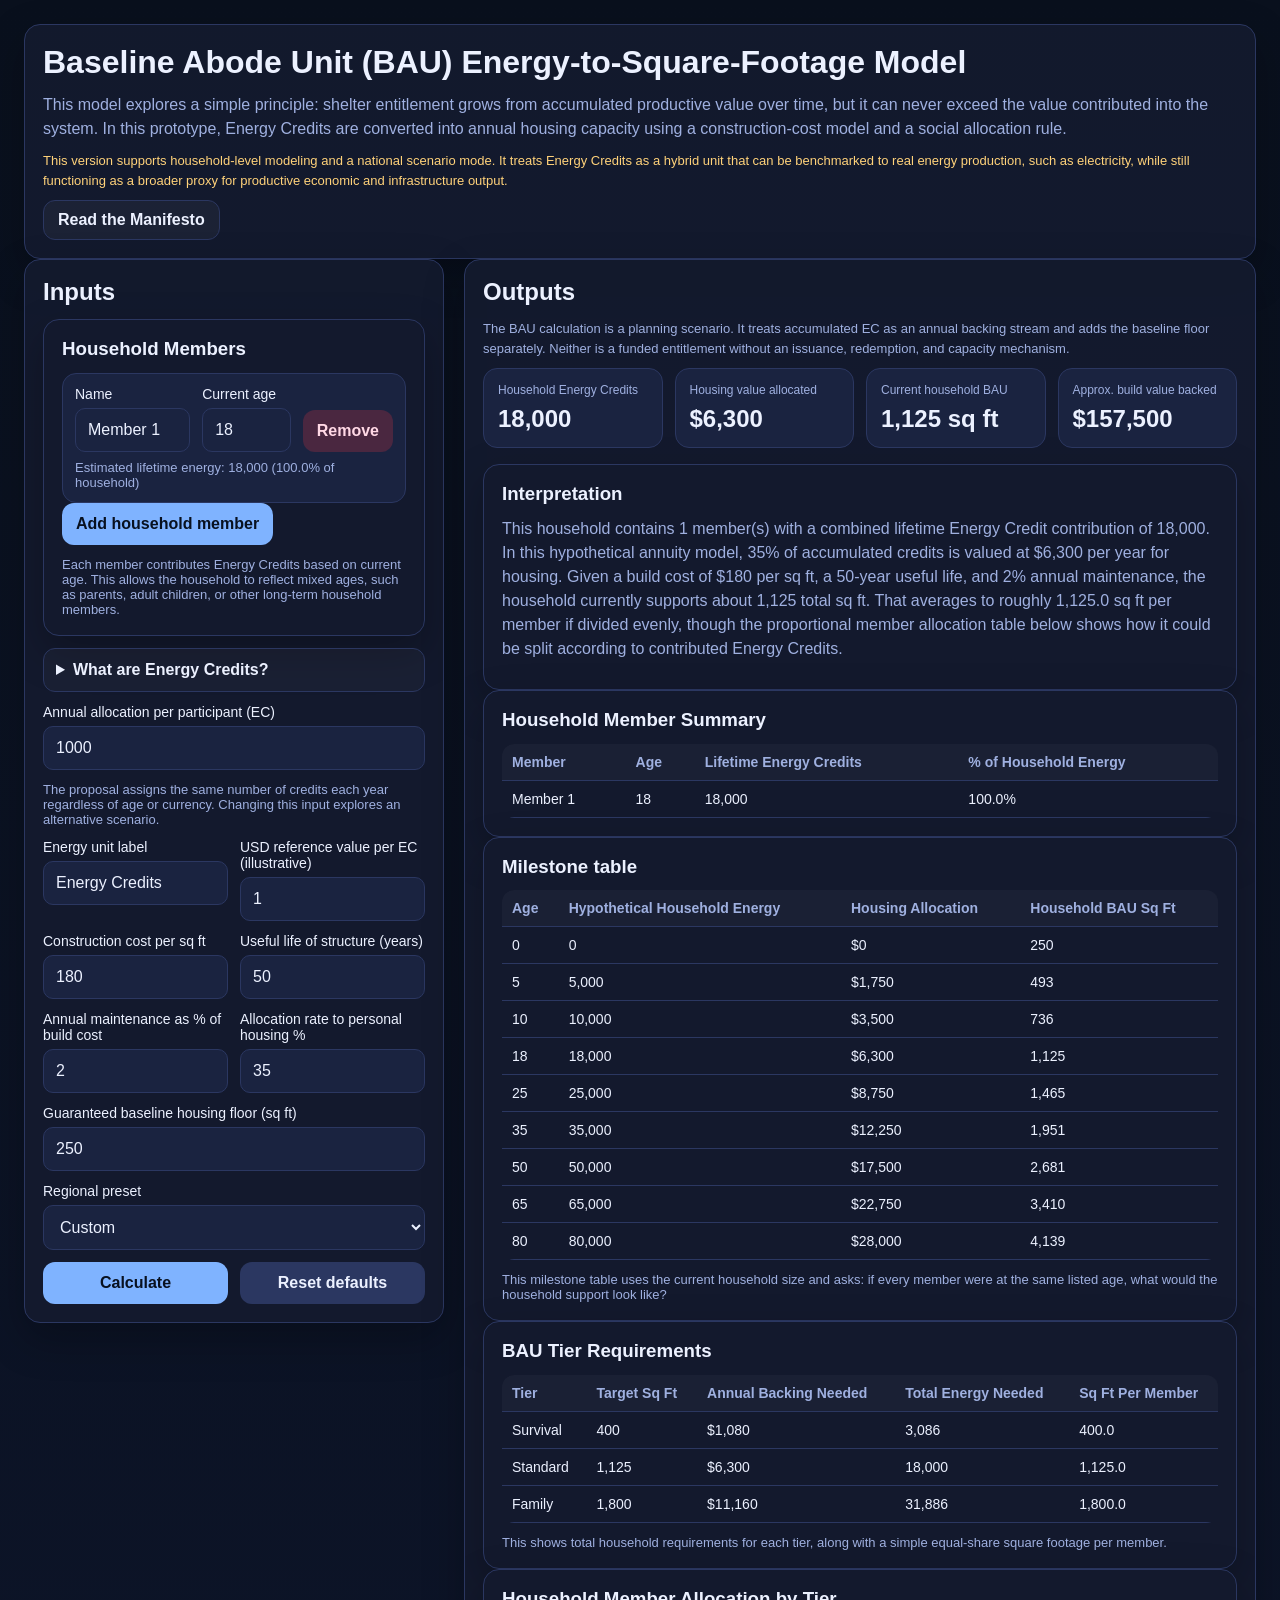
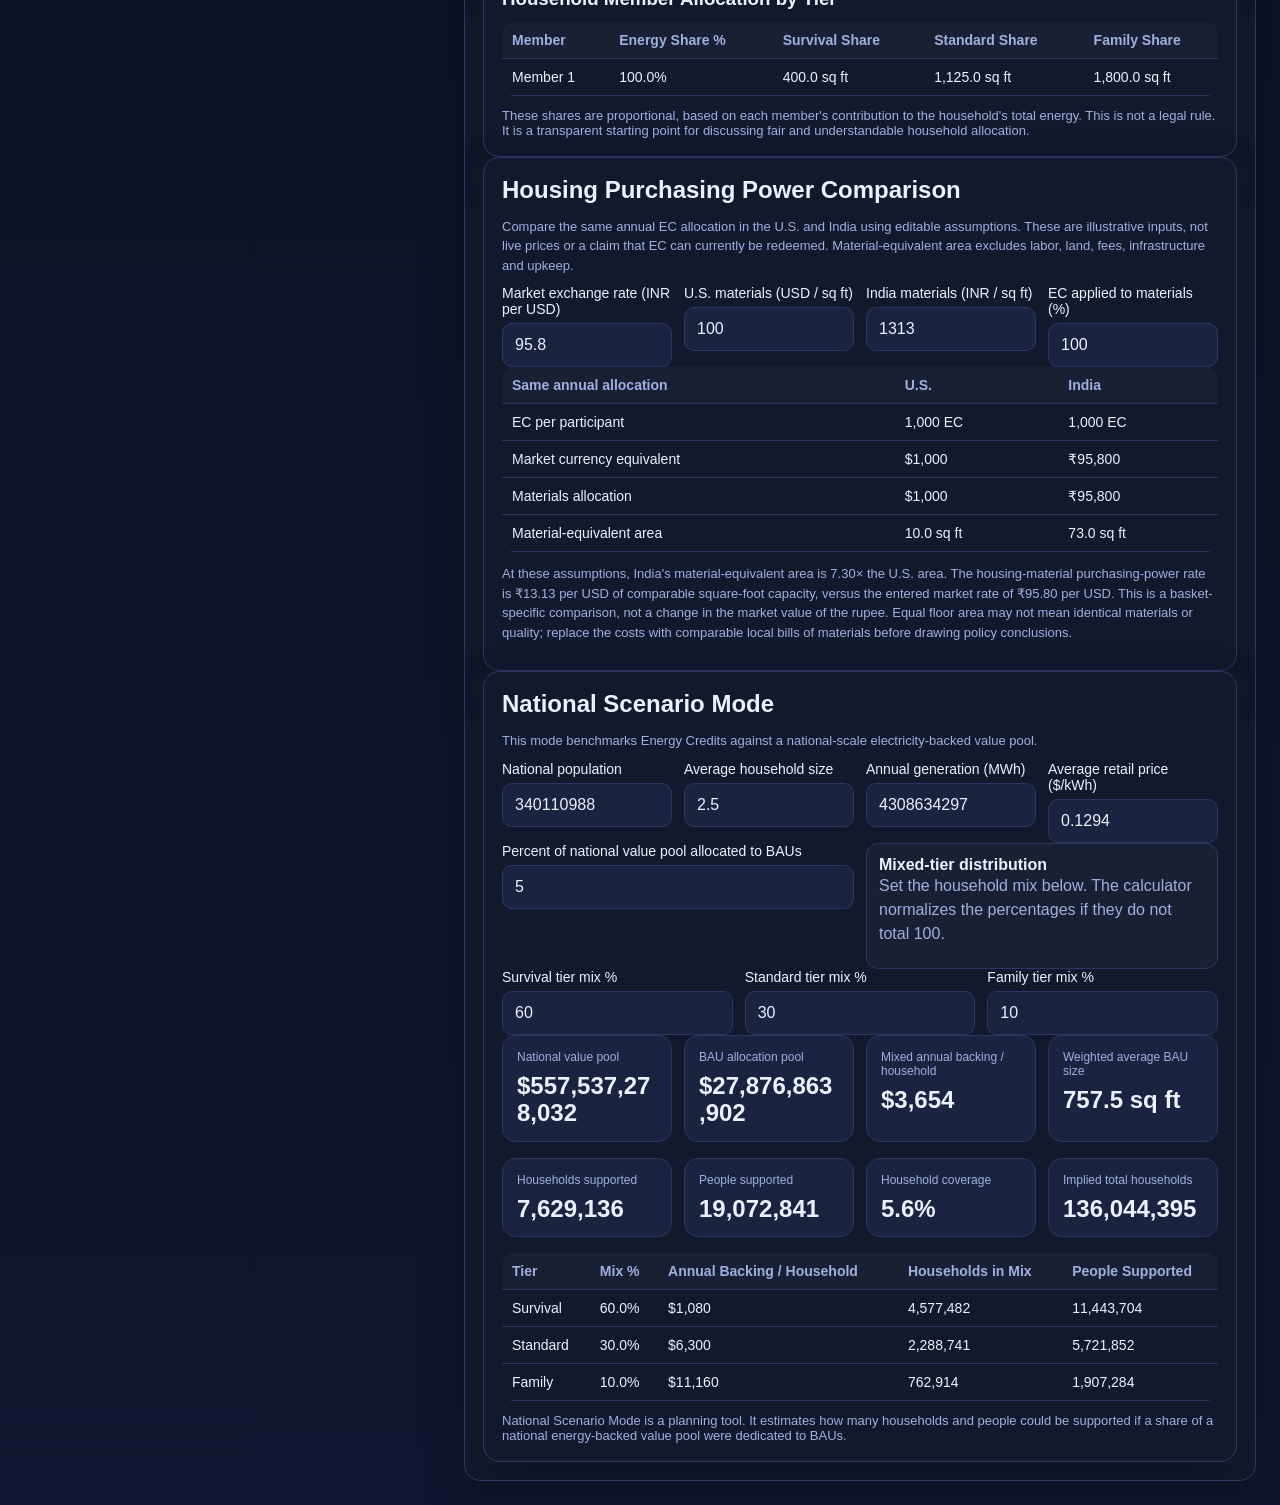
<file: index.html>
<!DOCTYPE html>
<html lang="en">
<head>
  <meta charset="UTF-8" />
  <meta name="viewport" content="width=device-width, initial-scale=1.0" />
  <title>BAU Energy to Square Footage Calculator</title>
  <link rel="stylesheet" href="styles-index.css" />
  <link rel="manifest" href="manifest.webmanifest" />
  <link rel="icon" href="icons/favicon.ico" sizes="any" />
  <link rel="apple-touch-icon" href="icons/apple-touch-icon.png" />
</head>
<body>
  <div class="wrap">
    <div class="panel">
      <h1>Baseline Abode Unit (BAU) Energy-to-Square-Footage Model</h1>
      <p>
        This model explores a simple principle: shelter entitlement grows from accumulated productive value over time,
        but it can never exceed the value contributed into the system. In this prototype, Energy Credits are converted
        into annual housing capacity using a construction-cost model and a social allocation rule.
      </p>
      <p class="note">
        This version supports household-level modeling and a national scenario mode. It treats Energy Credits as a
        hybrid unit that can be benchmarked to real energy production, such as electricity, while still functioning
        as a broader proxy for productive economic and infrastructure output.
      </p>

      <div>
        <a href="manifesto.html" class="link-button">Read the Manifesto</a>
      </div>
    </div>

    <div class="grid">
      <div class="panel">
        <h2>Inputs</h2>
        <div class="stack">
          <div class="panel">
            <h3>Household Members</h3>
            <div id="memberList" class="stack"></div>
            <div class="member-actions">
              <button id="addMemberBtn" type="button">Add household member</button>
            </div>
            <div class="footer-note">
              Each member contributes Energy Credits based on current age. This allows the household to reflect mixed ages,
              such as parents, adult children, or other long-term household members.
            </div>
          </div>

          <details>
            <summary>What are Energy Credits?</summary>
            <p>
              Energy Credits are a normalized unit of productive value. They may be anchored to real energy production,
              such as kWh, but in this model they represent a broader share of economic and infrastructure output used
              to support housing. The proposed allocation is 1,000 EC per participant per year; a currency reference does not change the number of EC issued.
            </p>
          </details>

          <div>
            <label for="annualCredits">Annual allocation per participant (EC)</label>
            <input id="annualCredits" type="number" min="0" step="1" value="1000" />
            <div class="footer-note">The proposal assigns the same number of credits each year regardless of age or currency. Changing this input explores an alternative scenario.</div>
          </div>

          <div class="two-col">
            <div>
              <label for="energyUnitLabel">Energy unit label</label>
              <input id="energyUnitLabel" type="text" value="Energy Credits" />
            </div>
            <div>
              <label for="currencyPeg">USD reference value per EC (illustrative)</label>
              <input id="currencyPeg" type="number" min="0" step="0.01" value="1" />
            </div>
          </div>

          <div class="two-col">
            <div>
              <label for="buildCostPerSqFt">Construction cost per sq ft</label>
              <input id="buildCostPerSqFt" type="number" min="1" step="1" value="180" />
            </div>
            <div>
              <label for="lifeOfStructure">Useful life of structure (years)</label>
              <input id="lifeOfStructure" type="number" min="1" step="1" value="50" />
            </div>
          </div>

          <div class="two-col">
            <div>
              <label for="maintenanceRate">Annual maintenance as % of build cost</label>
              <input id="maintenanceRate" type="number" min="0" step="0.1" value="2" />
            </div>
            <div>
              <label for="allocationRate">Allocation rate to personal housing %</label>
              <input id="allocationRate" type="number" min="0" max="100" step="1" value="35" />
            </div>
          </div>

          <div>
            <label for="baseGuaranteedSqFt">Guaranteed baseline housing floor (sq ft)</label>
            <input id="baseGuaranteedSqFt" type="number" min="0" step="1" value="250" />
          </div>

          <div>
            <label for="regionPreset">Regional preset</label>
            <select id="regionPreset">
              <option value="custom">Custom</option>
              <option value="us_modest">USA modest build</option>
              <option value="lower_cost_global">Lower-cost global region</option>
              <option value="prefab_export">Prefab/export hybrid</option>
            </select>
          </div>

          <div class="two-col">
            <button id="calcBtn" type="button">Calculate</button>
            <button id="resetBtn" type="button" class="secondary">Reset defaults</button>
          </div>
        </div>
      </div>

      <div class="panel">
        <h2>Outputs</h2>
        <p class="footer-note">The BAU calculation is a planning scenario. It treats accumulated EC as an annual backing stream and adds the baseline floor separately. Neither is a funded entitlement without an issuance, redemption, and capacity mechanism.</p>
        <div class="metrics">
          <div class="metric">
            <div class="label">Household Energy Credits</div>
            <div class="value" id="outLifetimeEnergy">0</div>
          </div>
          <div class="metric">
            <div class="label">Housing value allocated</div>
            <div class="value" id="outHousingEnergy">0</div>
          </div>
          <div class="metric">
            <div class="label">Current household BAU</div>
            <div class="value" id="outSqFt">0 sq ft</div>
          </div>
          <div class="metric">
            <div class="label">Approx. build value backed</div>
            <div class="value" id="outBuildValue">$0</div>
          </div>
        </div>

        <div class="panel">
          <h3>Interpretation</h3>
          <p id="interpretation"></p>
        </div>

        <div class="panel">
          <h3>Household Member Summary</h3>
          <div class="table-wrap">
            <table>
              <thead>
                <tr>
                  <th>Member</th>
                  <th>Age</th>
                  <th>Lifetime Energy Credits</th>
                  <th>% of Household Energy</th>
                </tr>
              </thead>
              <tbody id="memberSummaryTable"></tbody>
            </table>
          </div>
        </div>

        <div class="panel">
          <h3>Milestone table</h3>
          <div class="table-wrap">
            <table>
              <thead>
                <tr>
                  <th>Age</th>
                  <th>Hypothetical Household Energy</th>
                  <th>Housing Allocation</th>
                  <th>Household BAU Sq Ft</th>
                </tr>
              </thead>
              <tbody id="milestoneTable"></tbody>
            </table>
          </div>
          <div class="footer-note">
            This milestone table uses the current household size and asks: if every member were at the same listed age,
            what would the household support look like?
          </div>
        </div>

        <div class="panel">
          <h3>BAU Tier Requirements</h3>
          <div class="table-wrap">
            <table>
              <thead>
                <tr>
                  <th>Tier</th>
                  <th>Target Sq Ft</th>
                  <th>Annual Backing Needed</th>
                  <th>Total Energy Needed</th>
                  <th>Sq Ft Per Member</th>
                </tr>
              </thead>
              <tbody id="tierTable"></tbody>
            </table>
          </div>
          <div class="footer-note">
            This shows total household requirements for each tier, along with a simple equal-share square footage per member.
          </div>
        </div>

        <div class="panel">
          <h3>Household Member Allocation by Tier</h3>
          <div class="table-wrap">
            <table>
              <thead>
                <tr>
                  <th>Member</th>
                  <th>Energy Share %</th>
                  <th>Survival Share</th>
                  <th>Standard Share</th>
                  <th>Family Share</th>
                </tr>
              </thead>
              <tbody id="memberAllocationTable"></tbody>
            </table>
          </div>
          <div class="footer-note">
            These shares are proportional, based on each member's contribution to the household's total energy.
            This is not a legal rule. It is a transparent starting point for discussing fair and understandable household allocation.
          </div>
        </div>

        <div class="panel" id="housingComparison">
          <h2>Housing Purchasing Power Comparison</h2>
          <p class="footer-note">Compare the same annual EC allocation in the U.S. and India using editable assumptions. These are illustrative inputs, not live prices or a claim that EC can currently be redeemed. Material-equivalent area excludes labor, land, fees, infrastructure and upkeep.</p>
          <div class="four-col">
            <div><label for="inrPerUsd">Market exchange rate (INR per USD)</label><input id="inrPerUsd" type="number" min="0.01" step="0.01" value="95.8" /></div>
            <div><label for="usMaterialsCost">U.S. materials (USD / sq ft)</label><input id="usMaterialsCost" type="number" min="0.01" step="0.01" value="100" /></div>
            <div><label for="indiaMaterialsCost">India materials (INR / sq ft)</label><input id="indiaMaterialsCost" type="number" min="0.01" step="0.01" value="1313" /></div>
            <div><label for="comparisonAllocation">EC applied to materials (%)</label><input id="comparisonAllocation" type="number" min="0" max="100" step="1" value="100" /></div>
          </div>
          <div class="table-wrap"><table>
            <thead><tr><th>Same annual allocation</th><th>U.S.</th><th>India</th></tr></thead>
            <tbody>
              <tr><td>EC per participant</td><td id="cmpUsEc"></td><td id="cmpIndiaEc"></td></tr>
              <tr><td>Market currency equivalent</td><td id="cmpUsMoney"></td><td id="cmpIndiaMoney"></td></tr>
              <tr><td>Materials allocation</td><td id="cmpUsAllocated"></td><td id="cmpIndiaAllocated"></td></tr>
              <tr><td>Material-equivalent area</td><td id="cmpUsArea"></td><td id="cmpIndiaArea"></td></tr>
            </tbody>
          </table></div>
          <p id="comparisonInterpretation" class="footer-note"></p>
        </div>

        <div class="panel">
          <h2>National Scenario Mode</h2>
          <p class="footer-note">
            This mode benchmarks Energy Credits against a national-scale electricity-backed value pool.
          </p>

          <div class="four-col">
            <div>
              <label for="nationalPopulation">National population</label>
              <input id="nationalPopulation" type="number" min="1" step="1" value="340110988" />
            </div>
            <div>
              <label for="averageHouseholdSize">Average household size</label>
              <input id="averageHouseholdSize" type="number" min="0.1" step="0.1" value="2.5" />
            </div>
            <div>
              <label for="nationalGenerationMWh">Annual generation (MWh)</label>
              <input id="nationalGenerationMWh" type="number" min="0" step="1" value="4308634297" />
            </div>
            <div>
              <label for="averageRetailPrice">Average retail price ($/kWh)</label>
              <input id="averageRetailPrice" type="number" min="0" step="0.0001" value="0.1294" />
            </div>
          </div>

          <div class="two-col">
            <div>
              <label for="bauAllocationPercent">Percent of national value pool allocated to BAUs</label>
              <input id="bauAllocationPercent" type="number" min="0" max="100" step="0.1" value="5" />
            </div>
            <div class="soft-box">
              <strong>Mixed-tier distribution</strong>
              <p>
                Set the household mix below. The calculator normalizes the percentages if they do not total 100.
              </p>
            </div>
          </div>

          <div class="scenario-grid">
            <div>
              <label for="mixSurvival">Survival tier mix %</label>
              <input id="mixSurvival" type="number" min="0" max="100" step="0.1" value="60" />
            </div>
            <div>
              <label for="mixStandard">Standard tier mix %</label>
              <input id="mixStandard" type="number" min="0" max="100" step="0.1" value="30" />
            </div>
            <div>
              <label for="mixFamily">Family tier mix %</label>
              <input id="mixFamily" type="number" min="0" max="100" step="0.1" value="10" />
            </div>
          </div>

          <div class="metrics">
            <div class="metric">
              <div class="label">National value pool</div>
              <div class="value" id="outNationalValuePool">$0</div>
            </div>
            <div class="metric">
              <div class="label">BAU allocation pool</div>
              <div class="value" id="outAllocatedPool">$0</div>
            </div>
            <div class="metric">
              <div class="label">Mixed annual backing / household</div>
              <div class="value" id="outWeightedBacking">$0</div>
            </div>
            <div class="metric">
              <div class="label">Weighted average BAU size</div>
              <div class="value" id="outWeightedSqFt">0 sq ft</div>
            </div>
          </div>

          <div class="metrics">
            <div class="metric">
              <div class="label">Households supported</div>
              <div class="value" id="outHouseholdsSupported">0</div>
            </div>
            <div class="metric">
              <div class="label">People supported</div>
              <div class="value" id="outPeopleSupported">0</div>
            </div>
            <div class="metric">
              <div class="label">Household coverage</div>
              <div class="value" id="outHouseholdCoverage">0%</div>
            </div>
            <div class="metric">
              <div class="label">Implied total households</div>
              <div class="value" id="outTotalHouseholds">0</div>
            </div>
          </div>

          <div class="table-wrap">
            <table>
              <thead>
                <tr>
                  <th>Tier</th>
                  <th>Mix %</th>
                  <th>Annual Backing / Household</th>
                  <th>Households in Mix</th>
                  <th>People Supported</th>
                </tr>
              </thead>
              <tbody id="nationalScenarioTable"></tbody>
            </table>
          </div>

          <div class="footer-note">
            National Scenario Mode is a planning tool. It estimates how many households and people could be supported if a share
            of a national energy-backed value pool were dedicated to BAUs.
          </div>
        </div>
      </div>
    </div>
  </div>

  <script>
    const defaults = {
      annualCredits: 1000,
      inrPerUsd: 95.8,
      usMaterialsCost: 100,
      indiaMaterialsCost: 1313,
      comparisonAllocation: 100,
      energyUnitLabel: 'Energy Credits',
      currencyPeg: 1,
      buildCostPerSqFt: 180,
      lifeOfStructure: 50,
      maintenanceRate: 2,
      allocationRate: 35,
      baseGuaranteedSqFt: 250,
      regionPreset: 'custom',
      nationalPopulation: 340110988,
      averageHouseholdSize: 2.5,
      nationalGenerationMWh: 4308634297,
      averageRetailPrice: 0.1294,
      bauAllocationPercent: 5,
      mixSurvival: 60,
      mixStandard: 30,
      mixFamily: 10
    };

    const defaultMembers = [
      { name: 'Member 1', age: 18 }
    ];

    const tierDefs = [
      { name: 'Survival', sqft: 400 },
      { name: 'Standard', sqft: 1125 },
      { name: 'Family', sqft: 1800 }
    ];

    const $ = (id) => document.getElementById(id);

    let householdMembers = JSON.parse(JSON.stringify(defaultMembers));

    function num(id) {
      return Number($(id).value || 0);
    }

    function fmtNumber(n, decimals = 0) {
      return Number(n).toLocaleString(undefined, {
        minimumFractionDigits: decimals,
        maximumFractionDigits: decimals
      });
    }

    function fmtCurrency(n) {
      return new Intl.NumberFormat(undefined, {
        style: 'currency',
        currency: 'USD',
        maximumFractionDigits: 0
      }).format(n);
    }

    function fmtPercent(n, decimals = 1) {
      return `${fmtNumber(n, decimals)}%`;
    }

    function clamp(value, min, max) {
      return Math.min(Math.max(value, min), max);
    }

    function totalEnergyAtAge(age, annualCredits) {
      return Math.max(age, 0) * annualCredits;
    }

    function annualBurdenPerSqFt(buildCostPerSqFt, lifeOfStructure, maintenanceRatePct) {
      const amortized = buildCostPerSqFt / lifeOfStructure;
      const maintenance = buildCostPerSqFt * (maintenanceRatePct / 100);
      return amortized + maintenance;
    }

    function getMemberEnergy(member, params) {
      return totalEnergyAtAge(member.age, params.annualCredits);
    }

    function getHouseholdEnergy(params) {
      return householdMembers.reduce((sum, member) => sum + getMemberEnergy(member, params), 0);
    }

    function getHouseholdCount() {
      return Math.max(householdMembers.length, 1);
    }

    function bauSqFtFromTotalEnergy(totalEnergy, params) {
      const housingEnergy = totalEnergy * (params.allocationRate / 100) * params.currencyPeg;
      const annualBurden = annualBurdenPerSqFt(
        params.buildCostPerSqFt,
        params.lifeOfStructure,
        params.maintenanceRate
      );
      const supportedSqFt = annualBurden > 0 ? housingEnergy / annualBurden : 0;

      return {
        totalEnergy,
        housingEnergy,
        annualBurden,
        supportedSqFt,
        totalSqFt: params.baseGuaranteedSqFt + supportedSqFt,
        buildValueBacked: supportedSqFt * params.buildCostPerSqFt
      };
    }

    function escapeHtml(str) {
      return String(str)
        .replaceAll('&', '&amp;')
        .replaceAll('<', '&lt;')
        .replaceAll('>', '&gt;')
        .replaceAll('"', '&quot;')
        .replaceAll("'", '&#39;');
    }

    function buildMemberInputs() {
      const container = $('memberList');
      container.innerHTML = '';

      householdMembers.forEach((member, index) => {
        const div = document.createElement('div');
        div.className = 'member-card';

        div.innerHTML = `
          <div class="three-col">
            <div>
              <label for="member-name-${index}">Name</label>
              <input id="member-name-${index}" type="text" value="${escapeHtml(member.name)}" />
            </div>
            <div>
              <label for="member-age-${index}">Current age</label>
              <input id="member-age-${index}" type="number" min="0" max="120" step="1" value="${member.age}" />
            </div>
            <div>
              <button type="button" class="danger" data-remove-index="${index}" ${householdMembers.length === 1 ? 'disabled' : ''}>
                Remove
              </button>
            </div>
          </div>
          <div class="member-summary" id="member-summary-${index}"></div>
        `;

        container.appendChild(div);
      });

      householdMembers.forEach((member, index) => {
        $(`member-name-${index}`).addEventListener('input', (e) => {
          householdMembers[index].name = e.target.value || `Member ${index + 1}`;
          calculate();
        });

        $(`member-age-${index}`).addEventListener('input', (e) => {
          householdMembers[index].age = clamp(Number(e.target.value || 0), 0, 120);
          calculate();
        });
      });

      container.querySelectorAll('[data-remove-index]').forEach((btn) => {
        btn.addEventListener('click', () => {
          const idx = Number(btn.getAttribute('data-remove-index'));
          removeMember(idx);
        });
      });
    }

    function addMember() {
      householdMembers.push({
        name: `Member ${householdMembers.length + 1}`,
        age: 18
      });
      buildMemberInputs();
      calculate();
    }

    function removeMember(index) {
      if (householdMembers.length <= 1) return;
      householdMembers.splice(index, 1);
      buildMemberInputs();
      calculate();
    }

    function setDefaults() {
      Object.entries(defaults).forEach(([key, value]) => {
        if ($(key)) $(key).value = value;
      });

      householdMembers = JSON.parse(JSON.stringify(defaultMembers));
      buildMemberInputs();
      calculate();
    }

    function applyPreset() {
      const preset = $('regionPreset').value;
      if (preset === 'us_modest') {
        $('buildCostPerSqFt').value = 180;
        $('lifeOfStructure').value = 50;
        $('maintenanceRate').value = 2;
      } else if (preset === 'lower_cost_global') {
        $('buildCostPerSqFt').value = 65;
        $('lifeOfStructure').value = 40;
        $('maintenanceRate').value = 1.5;
      } else if (preset === 'prefab_export') {
        $('buildCostPerSqFt').value = 110;
        $('lifeOfStructure').value = 45;
        $('maintenanceRate').value = 1.8;
      }
      calculate();
    }

    function getParams() {
      return {
        annualCredits: num('annualCredits'),
        currencyPeg: num('currencyPeg'),
        buildCostPerSqFt: num('buildCostPerSqFt'),
        lifeOfStructure: num('lifeOfStructure'),
        maintenanceRate: num('maintenanceRate'),
        allocationRate: num('allocationRate'),
        baseGuaranteedSqFt: num('baseGuaranteedSqFt')
      };
    }

    function getTierAnnualBacking(tier, params) {
      const annualBurden = annualBurdenPerSqFt(
        params.buildCostPerSqFt,
        params.lifeOfStructure,
        params.maintenanceRate
      );
      const supportedOnly = Math.max(tier.sqft - params.baseGuaranteedSqFt, 0);
      return supportedOnly * annualBurden;
    }

    function buildMemberSummaryTable(params, householdEnergy) {
      const tbody = $('memberSummaryTable');
      tbody.innerHTML = '';

      householdMembers.forEach((member, index) => {
        const energy = getMemberEnergy(member, params);
        const share = householdEnergy > 0 ? (energy / householdEnergy) * 100 : 0;

        const summaryEl = $(`member-summary-${index}`);
        if (summaryEl) {
          summaryEl.textContent = `Estimated lifetime energy: ${fmtNumber(energy)} (${fmtNumber(share, 1)}% of household)`;
        }

        const tr = document.createElement('tr');
        tr.innerHTML = `
          <td>${escapeHtml(member.name)}</td>
          <td>${fmtNumber(member.age)}</td>
          <td>${fmtNumber(energy)}</td>
          <td>${fmtNumber(share, 1)}%</td>
        `;
        tbody.appendChild(tr);
      });
    }

    function buildTierTable(params) {
      const tbody = $('tierTable');
      tbody.innerHTML = '';

      const memberCount = getHouseholdCount();

      tierDefs.forEach((tier) => {
        const annualBacking = getTierAnnualBacking(tier, params);
        const energyNeeded = (params.allocationRate > 0 && params.currencyPeg > 0)
          ? annualBacking / ((params.allocationRate / 100) * params.currencyPeg)
          : Infinity;
        const sqftPerMember = tier.sqft / memberCount;

        const tr = document.createElement('tr');
        tr.innerHTML = `
          <td>${tier.name}</td>
          <td>${fmtNumber(tier.sqft)}</td>
          <td>${fmtCurrency(annualBacking)}</td>
          <td>${Number.isFinite(energyNeeded) ? fmtNumber(energyNeeded) : 'Not reachable'}</td>
          <td>${fmtNumber(sqftPerMember, 1)}</td>
        `;
        tbody.appendChild(tr);
      });
    }

    function buildMemberAllocationTable(params, householdEnergy) {
      const tbody = $('memberAllocationTable');
      tbody.innerHTML = '';

      householdMembers.forEach((member) => {
        const memberEnergy = getMemberEnergy(member, params);
        const share = householdEnergy > 0 ? memberEnergy / householdEnergy : 0;

        const survivalShare = tierDefs[0].sqft * share;
        const standardShare = tierDefs[1].sqft * share;
        const familyShare = tierDefs[2].sqft * share;

        const tr = document.createElement('tr');
        tr.innerHTML = `
          <td>${escapeHtml(member.name)}</td>
          <td>${fmtNumber(share * 100, 1)}%</td>
          <td>${fmtNumber(survivalShare, 1)} sq ft</td>
          <td>${fmtNumber(standardShare, 1)} sq ft</td>
          <td>${fmtNumber(familyShare, 1)} sq ft</td>
        `;
        tbody.appendChild(tr);
      });
    }

    function buildMilestones(params) {
      const milestoneAges = [0, 5, 10, 18, 25, 35, 50, 65, 80];
      const tbody = $('milestoneTable');
      tbody.innerHTML = '';

      const memberCount = getHouseholdCount();

      milestoneAges.forEach((age) => {
        const totalEnergy = memberCount * totalEnergyAtAge(age, params.annualCredits);
        const row = bauSqFtFromTotalEnergy(totalEnergy, params);

        const tr = document.createElement('tr');
        tr.innerHTML = `
          <td>${age}</td>
          <td>${fmtNumber(row.totalEnergy)}</td>
          <td>${fmtCurrency(row.housingEnergy)}</td>
          <td>${fmtNumber(row.totalSqFt, 0)}</td>
        `;
        tbody.appendChild(tr);
      });
    }

    function buildNationalScenario(params) {
      const population = num('nationalPopulation');
      const avgHouseholdSize = Math.max(num('averageHouseholdSize'), 0.1);
      const generationMWh = num('nationalGenerationMWh');
      const avgRetailPrice = num('averageRetailPrice');
      const bauAllocationPercent = num('bauAllocationPercent');

      const rawMix = [
        Math.max(num('mixSurvival'), 0),
        Math.max(num('mixStandard'), 0),
        Math.max(num('mixFamily'), 0)
      ];

      const mixTotal = rawMix.reduce((a, b) => a + b, 0) || 1;
      const normalizedMix = rawMix.map((v) => v / mixTotal);

      const totalHouseholds = population / avgHouseholdSize;
      const nationalValuePool = generationMWh * 1000 * avgRetailPrice;
      const allocatedPool = nationalValuePool * (bauAllocationPercent / 100);

      const tierAnnuals = tierDefs.map((tier) => getTierAnnualBacking(tier, params));
      const weightedBacking = tierAnnuals.reduce((sum, annual, i) => sum + (annual * normalizedMix[i]), 0);
      const weightedSqFt = tierDefs.reduce((sum, tier, i) => sum + (tier.sqft * normalizedMix[i]), 0);

      const householdsSupported = weightedBacking > 0 ? allocatedPool / weightedBacking : 0;
      const peopleSupported = householdsSupported * avgHouseholdSize;
      const householdCoverage = totalHouseholds > 0 ? (householdsSupported / totalHouseholds) * 100 : 0;

      $('outNationalValuePool').textContent = fmtCurrency(nationalValuePool);
      $('outAllocatedPool').textContent = fmtCurrency(allocatedPool);
      $('outWeightedBacking').textContent = fmtCurrency(weightedBacking);
      $('outWeightedSqFt').textContent = `${fmtNumber(weightedSqFt, 1)} sq ft`;
      $('outHouseholdsSupported').textContent = fmtNumber(householdsSupported, 0);
      $('outPeopleSupported').textContent = fmtNumber(peopleSupported, 0);
      $('outHouseholdCoverage').textContent = fmtPercent(householdCoverage, 1);
      $('outTotalHouseholds').textContent = fmtNumber(totalHouseholds, 0);

      const tbody = $('nationalScenarioTable');
      tbody.innerHTML = '';

      tierDefs.forEach((tier, i) => {
        const tierHouseholds = householdsSupported * normalizedMix[i];
        const tierPeople = tierHouseholds * avgHouseholdSize;

        const tr = document.createElement('tr');
        tr.innerHTML = `
          <td>${tier.name}</td>
          <td>${fmtPercent(normalizedMix[i] * 100, 1)}</td>
          <td>${fmtCurrency(tierAnnuals[i])}</td>
          <td>${fmtNumber(tierHouseholds, 0)}</td>
          <td>${fmtNumber(tierPeople, 0)}</td>
        `;
        tbody.appendChild(tr);
      });
    }

    function buildHousingComparison(params) {
      const credits = params.annualCredits;
      const fx = Math.max(num('inrPerUsd'), 0.01);
      const usCost = Math.max(num('usMaterialsCost'), 0.01);
      const inCost = Math.max(num('indiaMaterialsCost'), 0.01);
      const share = clamp(num('comparisonAllocation'), 0, 100) / 100;
      const usd = credits * params.currencyPeg;
      const inr = usd * fx;
      const usArea = usd * share / usCost;
      const inArea = inr * share / inCost;
      const housingPppRate = inCost / usCost;
      const ratio = usArea > 0 ? inArea / usArea : 0;
      $('cmpUsEc').textContent = $('cmpIndiaEc').textContent = `${fmtNumber(credits)} EC`;
      $('cmpUsMoney').textContent = fmtCurrency(usd);
      $('cmpIndiaMoney').textContent = `₹${fmtNumber(inr, 0)}`;
      $('cmpUsAllocated').textContent = fmtCurrency(usd * share);
      $('cmpIndiaAllocated').textContent = `₹${fmtNumber(inr * share, 0)}`;
      $('cmpUsArea').textContent = `${fmtNumber(usArea, 1)} sq ft`;
      $('cmpIndiaArea').textContent = `${fmtNumber(inArea, 1)} sq ft`;
      $('comparisonInterpretation').textContent = `At these assumptions, India's material-equivalent area is ${fmtNumber(ratio, 2)}× the U.S. area. The housing-material purchasing-power rate is ₹${fmtNumber(housingPppRate, 2)} per USD of comparable square-foot capacity, versus the entered market rate of ₹${fmtNumber(fx, 2)} per USD. This is a basket-specific comparison, not a change in the market value of the rupee. Equal floor area may not mean identical materials or quality; replace the costs with comparable local bills of materials before drawing policy conclusions.`;
    }

    function calculate() {
      const params = getParams();
      const householdEnergy = getHouseholdEnergy(params);
      const result = bauSqFtFromTotalEnergy(householdEnergy, params);

      $('outLifetimeEnergy').textContent = fmtNumber(result.totalEnergy);
      $('outHousingEnergy').textContent = fmtCurrency(result.housingEnergy);
      $('outSqFt').textContent = `${fmtNumber(result.totalSqFt, 0)} sq ft`;
      $('outBuildValue').textContent = fmtCurrency(result.buildValueBacked);

      const memberCount = getHouseholdCount();
      const averageSqFt = result.totalSqFt / memberCount;

      const interpretation = [
        `This household contains ${fmtNumber(memberCount)} member(s) with a combined lifetime Energy Credit contribution of ${fmtNumber(result.totalEnergy)}.`,
        `In this hypothetical annuity model, ${params.allocationRate}% of accumulated credits is valued at ${fmtCurrency(result.housingEnergy)} per year for housing.`,
        `Given a build cost of ${fmtCurrency(params.buildCostPerSqFt)} per sq ft, a ${params.lifeOfStructure}-year useful life, and ${params.maintenanceRate}% annual maintenance, the household currently supports about ${fmtNumber(result.totalSqFt, 0)} total sq ft.`,
        `That averages to roughly ${fmtNumber(averageSqFt, 1)} sq ft per member if divided evenly, though the proportional member allocation table below shows how it could be split according to contributed Energy Credits.`
      ].join(' ');

      $('interpretation').textContent = interpretation;

      buildMemberSummaryTable(params, householdEnergy);
      buildTierTable(params);
      buildMemberAllocationTable(params, householdEnergy);
      buildMilestones(params);
      buildNationalScenario(params);
      buildHousingComparison(params);
    }

    $('calcBtn').addEventListener('click', calculate);
    $('resetBtn').addEventListener('click', setDefaults);
    $('addMemberBtn').addEventListener('click', addMember);
    $('regionPreset').addEventListener('change', applyPreset);

    [
      'annualCredits',
      'inrPerUsd',
      'usMaterialsCost',
      'indiaMaterialsCost',
      'comparisonAllocation',
      'energyUnitLabel',
      'currencyPeg',
      'buildCostPerSqFt',
      'lifeOfStructure',
      'maintenanceRate',
      'allocationRate',
      'baseGuaranteedSqFt',
      'nationalPopulation',
      'averageHouseholdSize',
      'nationalGenerationMWh',
      'averageRetailPrice',
      'bauAllocationPercent',
      'mixSurvival',
      'mixStandard',
      'mixFamily'
    ].forEach((id) => {
      $(id).addEventListener('input', calculate);
    });

    buildMemberInputs();
    calculate();
  </script>
  <script>
  if ("serviceWorker" in navigator) {
    window.addEventListener("load", () => {
      navigator.serviceWorker.register("./service-worker.js");
    });
  }
</script>
</body>
</html>
</file>
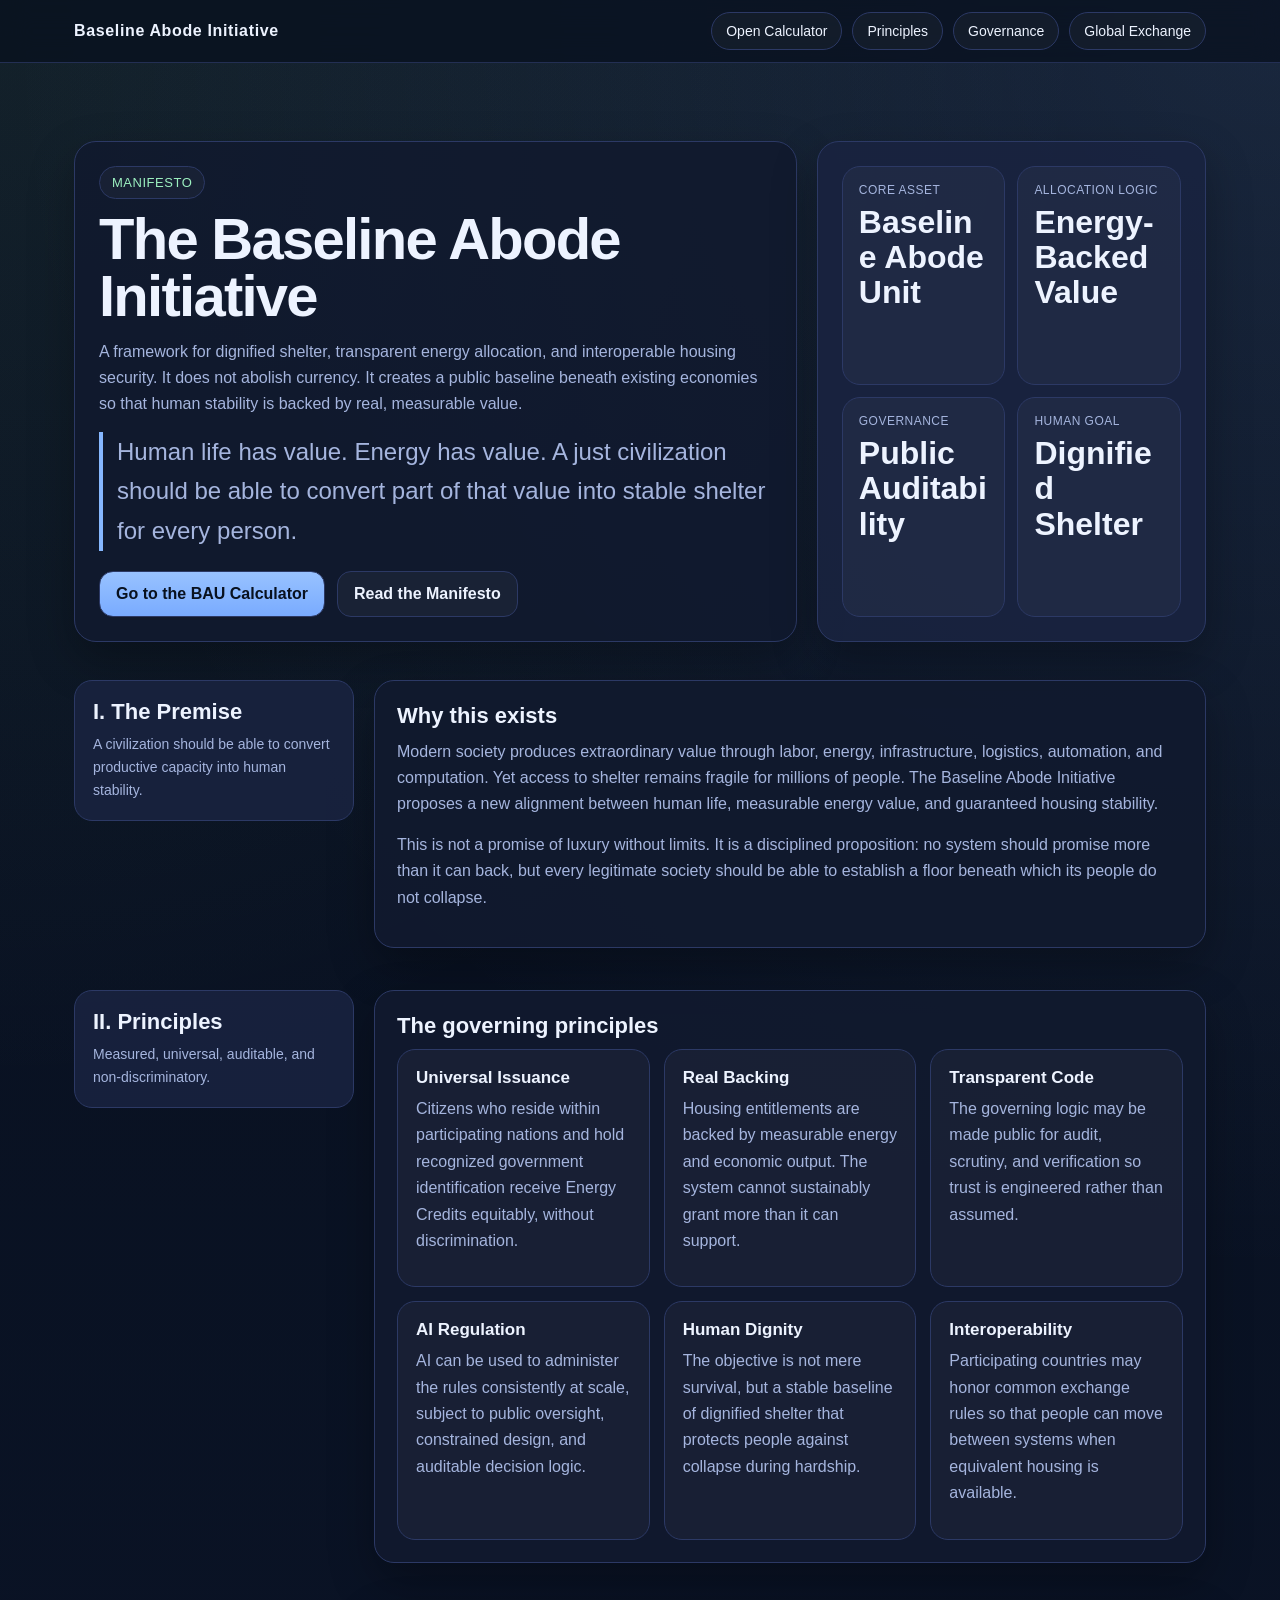
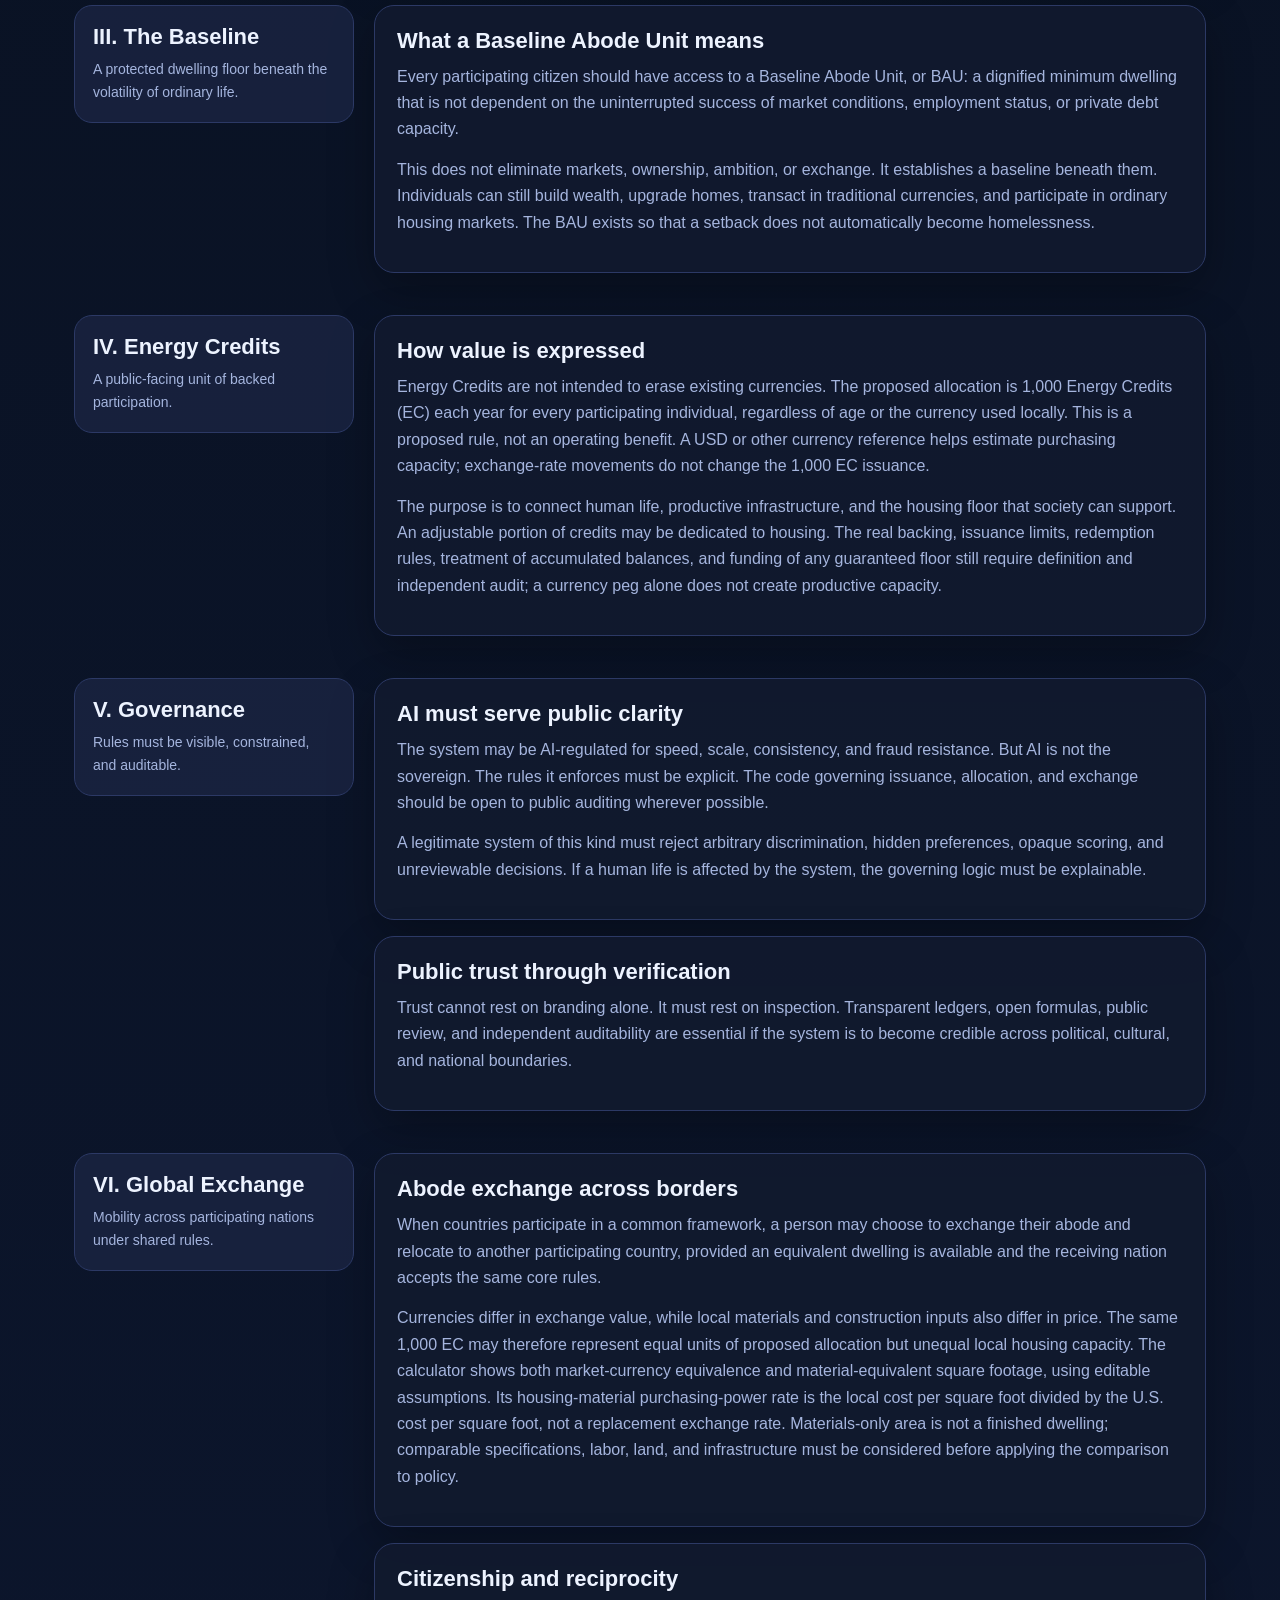
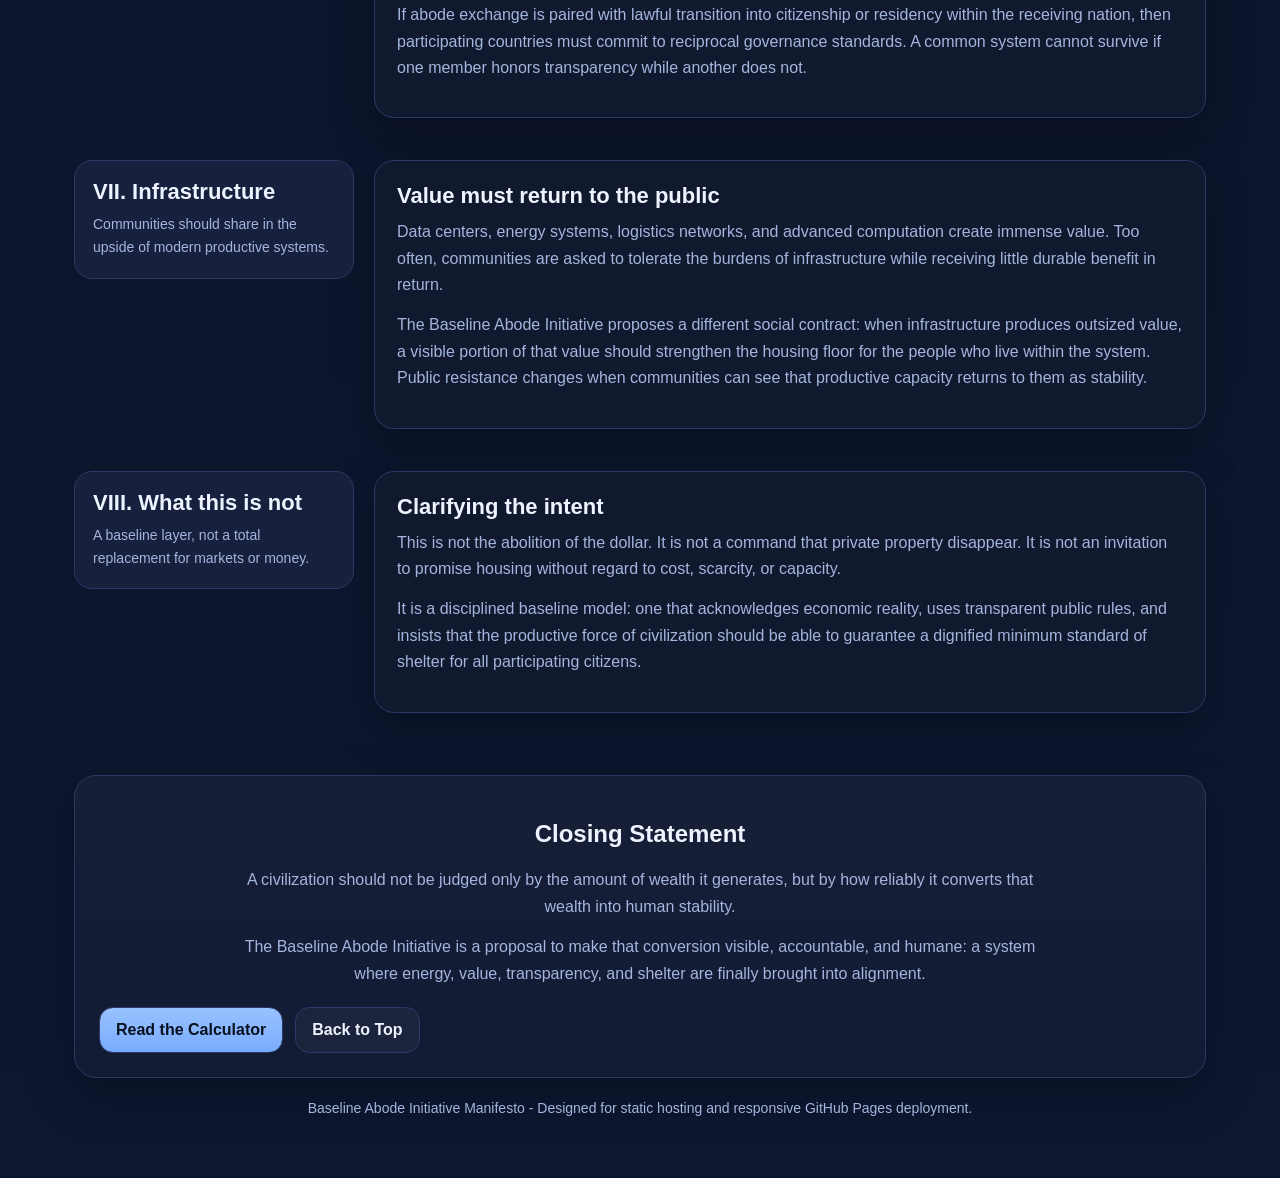
<file: manifesto.html>
<!DOCTYPE html>
<html lang="en">
<head>
  <meta charset="UTF-8" />
  <meta name="viewport" content="width=device-width, initial-scale=1.0" />
  <title>Baseline Abode Initiative Manifesto</title>
  <link rel="stylesheet" href="styles-manifesto.css" />
  <link rel="manifest" href="manifest.webmanifest" />
  <link rel="icon" href="icons/favicon.ico" sizes="any" />
  <link rel="apple-touch-icon" href="icons/apple-touch-icon.png" />
  <meta name="description" content="The Baseline Abode Initiative Manifesto: a human-centered, energy-backed framework for dignified shelter, transparent allocation, and interoperable housing security." />
</head>
<body>
  <header class="topbar">
    <div class="topbar-inner">
      <div class="brand">Baseline Abode Initiative</div>
      <nav class="nav" aria-label="Primary">
        <a class="chip" href="index.html">Open Calculator</a>
        <a class="chip" href="#principles">Principles</a>
        <a class="chip" href="#governance">Governance</a>
        <a class="chip" href="#global">Global Exchange</a>
      </nav>
    </div>
  </header>

  <main class="wrap">
    <section class="hero">
      <div class="hero-grid">
        <div class="panel">
          <div class="eyebrow">Manifesto</div>
          <h1>The Baseline Abode Initiative</h1>
          <p>
            A framework for dignified shelter, transparent energy allocation, and interoperable housing security.
            It does not abolish currency. It creates a public baseline beneath existing economies so that human stability
            is backed by real, measurable value.
          </p>
          <p class="lead-quote">
            Human life has value. Energy has value. A just civilization should be able to convert part of that value into stable shelter for every person.
          </p>
          <div class="cta-row">
            <a class="btn" href="index.html">Go to the BAU Calculator</a>
            <a class="btn secondary" href="#premise">Read the Manifesto</a>
          </div>
        </div>

        <aside class="panel soft">
          <div class="key-metrics">
            <div class="metric">
              <div class="metric-label">Core Asset</div>
              <div class="metric-value">Baseline Abode Unit</div>
            </div>
            <div class="metric">
              <div class="metric-label">Allocation Logic</div>
              <div class="metric-value">Energy-Backed Value</div>
            </div>
            <div class="metric">
              <div class="metric-label">Governance</div>
              <div class="metric-value">Public Auditability</div>
            </div>
            <div class="metric">
              <div class="metric-label">Human Goal</div>
              <div class="metric-value">Dignified Shelter</div>
            </div>
          </div>
        </aside>
      </div>
    </section>

    <section id="premise" class="section">
      <div class="section-grid">
        <div class="section-label">
          <h2>I. The Premise</h2>
          <p>A civilization should be able to convert productive capacity into human stability.</p>
        </div>
        <div class="article">
          <article class="card">
            <h3>Why this exists</h3>
            <p>
              Modern society produces extraordinary value through labor, energy, infrastructure, logistics, automation, and computation. Yet access to shelter remains fragile for millions of people.
              The Baseline Abode Initiative proposes a new alignment between human life, measurable energy value, and guaranteed housing stability.
            </p>
            <p>
              This is not a promise of luxury without limits. It is a disciplined proposition: no system should promise more than it can back, but every legitimate society should be able to establish a floor beneath which its people do not collapse.
            </p>
          </article>
        </div>
      </div>
    </section>

    <section id="principles" class="section">
      <div class="section-grid">
        <div class="section-label">
          <h2>II. Principles</h2>
          <p>Measured, universal, auditable, and non-discriminatory.</p>
        </div>
        <div class="article">
          <article class="card">
            <h3>The governing principles</h3>
            <div class="principles">
              <div class="principle">
                <h4>Universal Issuance</h4>
                <p>Citizens who reside within participating nations and hold recognized government identification receive Energy Credits equitably, without discrimination.</p>
              </div>
              <div class="principle">
                <h4>Real Backing</h4>
                <p>Housing entitlements are backed by measurable energy and economic output. The system cannot sustainably grant more than it can support.</p>
              </div>
              <div class="principle">
                <h4>Transparent Code</h4>
                <p>The governing logic may be made public for audit, scrutiny, and verification so trust is engineered rather than assumed.</p>
              </div>
              <div class="principle">
                <h4>AI Regulation</h4>
                <p>AI can be used to administer the rules consistently at scale, subject to public oversight, constrained design, and auditable decision logic.</p>
              </div>
              <div class="principle">
                <h4>Human Dignity</h4>
                <p>The objective is not mere survival, but a stable baseline of dignified shelter that protects people against collapse during hardship.</p>
              </div>
              <div class="principle">
                <h4>Interoperability</h4>
                <p>Participating countries may honor common exchange rules so that people can move between systems when equivalent housing is available.</p>
              </div>
            </div>
          </article>
        </div>
      </div>
    </section>

    <section class="section">
      <div class="section-grid">
        <div class="section-label">
          <h2>III. The Baseline</h2>
          <p>A protected dwelling floor beneath the volatility of ordinary life.</p>
        </div>
        <div class="article">
          <article class="card">
            <h3>What a Baseline Abode Unit means</h3>
            <p>
              Every participating citizen should have access to a Baseline Abode Unit, or BAU: a dignified minimum dwelling that is not dependent on the uninterrupted success of market conditions, employment status, or private debt capacity.
            </p>
            <p>
              This does not eliminate markets, ownership, ambition, or exchange. It establishes a baseline beneath them. Individuals can still build wealth, upgrade homes, transact in traditional currencies, and participate in ordinary housing markets. The BAU exists so that a setback does not automatically become homelessness.
            </p>
          </article>
        </div>
      </div>
    </section>

    <section class="section">
      <div class="section-grid">
        <div class="section-label">
          <h2>IV. Energy Credits</h2>
          <p>A public-facing unit of backed participation.</p>
        </div>
        <div class="article">
          <article class="card">
            <h3>How value is expressed</h3>
            <p>
              Energy Credits are not intended to erase existing currencies. The proposed allocation is 1,000 Energy Credits (EC) each year for every participating individual, regardless of age or the currency used locally. This is a proposed rule, not an operating benefit. A USD or other currency reference helps estimate purchasing capacity; exchange-rate movements do not change the 1,000 EC issuance.
            </p>
            <p>
              The purpose is to connect human life, productive infrastructure, and the housing floor that society can support. An adjustable portion of credits may be dedicated to housing. The real backing, issuance limits, redemption rules, treatment of accumulated balances, and funding of any guaranteed floor still require definition and independent audit; a currency peg alone does not create productive capacity.
            </p>
          </article>
        </div>
      </div>
    </section>

    <section id="governance" class="section">
      <div class="section-grid">
        <div class="section-label">
          <h2>V. Governance</h2>
          <p>Rules must be visible, constrained, and auditable.</p>
        </div>
        <div class="article">
          <article class="card">
            <h3>AI must serve public clarity</h3>
            <p>
              The system may be AI-regulated for speed, scale, consistency, and fraud resistance. But AI is not the sovereign. The rules it enforces must be explicit. The code governing issuance, allocation, and exchange should be open to public auditing wherever possible.
            </p>
            <p>
              A legitimate system of this kind must reject arbitrary discrimination, hidden preferences, opaque scoring, and unreviewable decisions. If a human life is affected by the system, the governing logic must be explainable.
            </p>
          </article>
          <article class="card">
            <h3>Public trust through verification</h3>
            <p>
              Trust cannot rest on branding alone. It must rest on inspection. Transparent ledgers, open formulas, public review, and independent auditability are essential if the system is to become credible across political, cultural, and national boundaries.
            </p>
          </article>
        </div>
      </div>
    </section>

    <section id="global" class="section">
      <div class="section-grid">
        <div class="section-label">
          <h2>VI. Global Exchange</h2>
          <p>Mobility across participating nations under shared rules.</p>
        </div>
        <div class="article">
          <article class="card">
            <h3>Abode exchange across borders</h3>
            <p>
              When countries participate in a common framework, a person may choose to exchange their abode and relocate to another participating country, provided an equivalent dwelling is available and the receiving nation accepts the same core rules.
            </p>
            <p>
              Currencies differ in exchange value, while local materials and construction inputs also differ in price. The same 1,000 EC may therefore represent equal units of proposed allocation but unequal local housing capacity. The calculator shows both market-currency equivalence and material-equivalent square footage, using editable assumptions. Its housing-material purchasing-power rate is the local cost per square foot divided by the U.S. cost per square foot, not a replacement exchange rate. Materials-only area is not a finished dwelling; comparable specifications, labor, land, and infrastructure must be considered before applying the comparison to policy.
            </p>
          </article>
          <article class="card">
            <h3>Citizenship and reciprocity</h3>
            <p>
              If abode exchange is paired with lawful transition into citizenship or residency within the receiving nation, then participating countries must commit to reciprocal governance standards. A common system cannot survive if one member honors transparency while another does not.
            </p>
          </article>
        </div>
      </div>
    </section>

    <section class="section">
      <div class="section-grid">
        <div class="section-label">
          <h2>VII. Infrastructure</h2>
          <p>Communities should share in the upside of modern productive systems.</p>
        </div>
        <div class="article">
          <article class="card">
            <h3>Value must return to the public</h3>
            <p>
              Data centers, energy systems, logistics networks, and advanced computation create immense value. Too often, communities are asked to tolerate the burdens of infrastructure while receiving little durable benefit in return.
            </p>
            <p>
              The Baseline Abode Initiative proposes a different social contract: when infrastructure produces outsized value, a visible portion of that value should strengthen the housing floor for the people who live within the system. Public resistance changes when communities can see that productive capacity returns to them as stability.
            </p>
          </article>
        </div>
      </div>
    </section>

    <section class="section">
      <div class="section-grid">
        <div class="section-label">
          <h2>VIII. What this is not</h2>
          <p>A baseline layer, not a total replacement for markets or money.</p>
        </div>
        <div class="article">
          <article class="card">
            <h3>Clarifying the intent</h3>
            <p>
              This is not the abolition of the dollar. It is not a command that private property disappear. It is not an invitation to promise housing without regard to cost, scarcity, or capacity.
            </p>
            <p>
              It is a disciplined baseline model: one that acknowledges economic reality, uses transparent public rules, and insists that the productive force of civilization should be able to guarantee a dignified minimum standard of shelter for all participating citizens.
            </p>
          </article>
        </div>
      </div>
    </section>

    <section class="section">
      <div class="closing">
        <h2>Closing Statement</h2>
        <p>
          A civilization should not be judged only by the amount of wealth it generates, but by how reliably it converts that wealth into human stability.
        </p>
        <p>
          The Baseline Abode Initiative is a proposal to make that conversion visible, accountable, and humane: a system where energy, value, transparency, and shelter are finally brought into alignment.
        </p>
        <div class="cta-row">
          <a class="btn" href="index.html">Read the Calculator</a>
          <a class="btn secondary" href="#top" onclick="window.scrollTo({ top: 0, behavior: 'smooth' }); return false;">Back to Top</a>
        </div>
      </div>
    </section>

    <div class="footer">
      Baseline Abode Initiative Manifesto - Designed for static hosting and responsive GitHub Pages deployment.
    </div>
  </main>
<script>
  if ('serviceWorker' in navigator) {
    window.addEventListener('load', () => navigator.serviceWorker.register('./service-worker.js'));
  }
</script>
</body>
</html>
</file>
<file: styles-index.css>
:root {
      --bg: #0b1020;
      --panel: #131a2e;
      --panel-2: #1a2340;
      --text: #ecf1ff;
      --muted: #9fb0e0;
      --accent: #7fb3ff;
      --good: #8df0b0;
      --warn: #ffd27a;
      --danger: #ff8f8f;
      --border: #2b3761;
    }

    * { box-sizing: border-box; }

    html, body {
      margin: 0;
      padding: 0;
      width: 100%;
      overflow-x: hidden;
    }

    body {
      font-family: Arial, Helvetica, sans-serif;
      background: linear-gradient(180deg, #09101d 0%, #0f1730 100%);
      color: var(--text);
    }

    .wrap {
      width: 100%;
      max-width: 1280px;
      margin: 0 auto;
      padding: 24px;
    }

    h1, h2, h3, h4 {
      margin: 0 0 12px;
      line-height: 1.2;
    }

    p {
      color: var(--muted);
      line-height: 1.5;
      margin: 0 0 10px;
    }

    .grid {
      display: grid;
      grid-template-columns: minmax(0, 420px) minmax(0, 1fr);
      gap: 20px;
      align-items: start;
    }

    .panel {
      background: rgba(19, 26, 46, 0.95);
      border: 1px solid var(--border);
      border-radius: 16px;
      padding: 18px;
      box-shadow: 0 16px 40px rgba(0,0,0,0.25);
      min-width: 0;
      overflow: hidden;
    }

    .stack {
      display: grid;
      gap: 12px;
    }

    label {
      display: block;
      font-size: 14px;
      color: var(--text);
      margin-bottom: 6px;
    }

    input, select {
      width: 100%;
      max-width: 100%;
      padding: 12px 12px;
      border-radius: 10px;
      border: 1px solid var(--border);
      background: var(--panel-2);
      color: var(--text);
      font-size: 16px;
    }

    .two-col {
      display: grid;
      grid-template-columns: minmax(0, 1fr) minmax(0, 1fr);
      gap: 12px;
    }

    .three-col {
      display: grid;
      grid-template-columns: minmax(0, 1.3fr) minmax(0, 1fr) auto;
      gap: 12px;
      align-items: end;
    }

    .four-col {
      display: grid;
      grid-template-columns: repeat(4, minmax(0, 1fr));
      gap: 12px;
    }

    button {
      padding: 12px 14px;
      border: 0;
      border-radius: 12px;
      background: var(--accent);
      color: #081120;
      font-weight: bold;
      font-size: 16px;
      cursor: pointer;
    }

    button.secondary {
      background: #2b3761;
      color: var(--text);
    }

    button.danger {
      background: #4a2740;
      color: #ffd8e5;
    }

    .metrics {
      display: grid;
      grid-template-columns: repeat(4, minmax(0, 1fr));
      gap: 12px;
      margin-bottom: 16px;
    }

    .metric {
      background: var(--panel-2);
      border: 1px solid var(--border);
      border-radius: 14px;
      padding: 14px;
      min-width: 0;
    }

    .metric .label {
      color: var(--muted);
      font-size: 12px;
      margin-bottom: 8px;
    }

    .metric .value {
      font-size: clamp(20px, 3vw, 24px);
      font-weight: bold;
      line-height: 1.15;
      overflow-wrap: anywhere;
      word-break: break-word;
    }

    .table-wrap {
      width: 100%;
      overflow-x: auto;
      border-radius: 12px;
    }

    table {
      width: 100%;
      min-width: 720px;
      border-collapse: collapse;
      overflow: hidden;
      border-radius: 12px;
    }

    th, td {
      padding: 10px;
      border-bottom: 1px solid var(--border);
      text-align: left;
      font-size: 14px;
      vertical-align: top;
    }

    th {
      color: var(--muted);
      background: rgba(255,255,255,0.03);
    }

    .note {
      font-size: 13px;
      color: var(--warn);
    }

    .footer-note {
      margin-top: 12px;
      font-size: 13px;
      color: var(--muted);
    }

    .member-card {
      background: var(--panel-2);
      border: 1px solid var(--border);
      border-radius: 14px;
      padding: 12px;
    }

    .member-summary {
      font-size: 13px;
      color: var(--muted);
      margin-top: 8px;
    }

    .member-actions {
      display: flex;
      gap: 8px;
      flex-wrap: wrap;
    }

    .soft-box {
      background: rgba(255,255,255,0.03);
      border: 1px solid var(--border);
      border-radius: 12px;
      padding: 12px;
    }

    details {
      background: rgba(255,255,255,0.03);
      border: 1px solid var(--border);
      border-radius: 12px;
      padding: 12px;
    }

    details summary {
      cursor: pointer;
      color: var(--text);
      font-weight: bold;
      margin: 0;
    }

    details p {
      margin-top: 10px;
    }

    .link-button {
      display: inline-block;
      padding: 10px 14px;
      border-radius: 12px;
      border: 1px solid var(--border);
      background: rgba(255,255,255,0.04);
      color: var(--text);
      text-decoration: none;
      font-weight: bold;
    }

    .scenario-grid {
      display: grid;
      grid-template-columns: repeat(3, minmax(0, 1fr));
      gap: 12px;
    }

    @media (max-width: 980px) {
      .grid {
        grid-template-columns: 1fr;
      }

      .metrics,
      .scenario-grid {
        grid-template-columns: repeat(2, minmax(0, 1fr));
      }
    }

    @media (max-width: 700px) {
      .wrap {
        padding: 12px;
      }

      .panel {
        padding: 14px;
        border-radius: 14px;
      }

      .metrics,
      .two-col,
      .three-col,
      .four-col,
      .scenario-grid {
        grid-template-columns: 1fr;
      }

      button {
        width: 100%;
      }

      th, td {
        padding: 8px;
        font-size: 13px;
      }

      table {
        min-width: 680px;
      }
    }
</file>
<file: styles-manifesto.css>
:root {
      --bg: #08101e;
      --bg-2: #0d1730;
      --panel: rgba(17, 25, 46, 0.92);
      --panel-2: rgba(25, 35, 64, 0.9);
      --text: #edf3ff;
      --muted: #a5b5de;
      --accent: #86b7ff;
      --accent-2: #9cf0c0;
      --border: #2c3965;
      --shadow: 0 18px 46px rgba(0, 0, 0, 0.28);
      --max: 1180px;
    }

    * { box-sizing: border-box; }

    html { scroll-behavior: smooth; }

    body {
      margin: 0;
      font-family: Arial, Helvetica, sans-serif;
      color: var(--text);
      background:
        radial-gradient(circle at top right, rgba(134, 183, 255, 0.14), transparent 28%),
        radial-gradient(circle at top left, rgba(156, 240, 192, 0.08), transparent 24%),
        linear-gradient(180deg, var(--bg) 0%, var(--bg-2) 100%);
      overflow-x: hidden;
    }

    a {
      color: var(--accent);
      text-decoration: none;
    }

    a:hover { text-decoration: underline; }

    .wrap {
      width: 100%;
      max-width: var(--max);
      margin: 0 auto;
      padding: 24px;
    }

    .topbar {
      position: sticky;
      top: 0;
      z-index: 50;
      -webkit-backdrop-filter: blur(14px);
      backdrop-filter: blur(14px);
      background: rgba(8, 16, 30, 0.72);
      border-bottom: 1px solid rgba(44, 57, 101, 0.75);
    }

    .topbar-inner {
      width: 100%;
      max-width: var(--max);
      margin: 0 auto;
      padding: 12px 24px;
      display: flex;
      align-items: center;
      justify-content: space-between;
      gap: 16px;
    }

    .brand {
      font-weight: bold;
      letter-spacing: 0.04em;
    }

    .nav {
      display: flex;
      flex-wrap: wrap;
      gap: 10px;
      align-items: center;
    }

    .chip {
      display: inline-flex;
      align-items: center;
      justify-content: center;
      padding: 10px 14px;
      border-radius: 999px;
      border: 1px solid var(--border);
      background: rgba(255,255,255,0.03);
      color: var(--text);
      font-size: 14px;
      text-decoration: none;
    }

    .chip:hover {
      text-decoration: none;
      background: rgba(255,255,255,0.06);
    }

    .hero {
      padding: 54px 0 26px;
    }

    .hero-grid {
      display: grid;
      grid-template-columns: minmax(0, 1.3fr) minmax(280px, 0.7fr);
      gap: 20px;
      align-items: stretch;
    }

    .panel {
      background: var(--panel);
      border: 1px solid var(--border);
      border-radius: 22px;
      padding: 24px;
      box-shadow: var(--shadow);
      min-width: 0;
    }

    .panel.soft {
      background: var(--panel-2);
    }

    .eyebrow {
      display: inline-block;
      margin-bottom: 12px;
      padding: 8px 12px;
      border-radius: 999px;
      border: 1px solid var(--border);
      color: var(--accent-2);
      font-size: 13px;
      letter-spacing: 0.04em;
      text-transform: uppercase;
      background: rgba(255,255,255,0.03);
    }

    h1 {
      margin: 0 0 14px;
      font-size: clamp(34px, 6vw, 58px);
      line-height: 0.98;
      letter-spacing: -0.03em;
    }

    .hero p,
    p {
      color: var(--muted);
      line-height: 1.65;
      margin: 0 0 14px;
    }

    .cta-row {
      display: flex;
      flex-wrap: wrap;
      gap: 12px;
      margin-top: 20px;
    }

    .btn {
      display: inline-flex;
      align-items: center;
      justify-content: center;
      min-height: 46px;
      padding: 0 16px;
      border-radius: 14px;
      border: 1px solid var(--border);
      background: linear-gradient(180deg, #98c2ff 0%, #79abff 100%);
      color: #08111f;
      font-weight: bold;
      text-decoration: none;
    }

    .btn.secondary {
      background: rgba(255,255,255,0.04);
      color: var(--text);
    }

    .key-metrics {
      display: grid;
      grid-template-columns: repeat(2, minmax(0, 1fr));
      gap: 12px;
      height: 100%;
    }

    .metric {
      background: rgba(255,255,255,0.03);
      border: 1px solid var(--border);
      border-radius: 18px;
      padding: 16px;
      min-width: 0;
    }

    .metric-label {
      font-size: 12px;
      color: var(--muted);
      margin-bottom: 8px;
      text-transform: uppercase;
      letter-spacing: 0.04em;
    }

    .metric-value {
      font-size: clamp(22px, 4vw, 32px);
      font-weight: bold;
      line-height: 1.1;
      overflow-wrap: anywhere;
    }

    .section {
      padding: 12px 0;
    }

    .section-grid {
      display: grid;
      grid-template-columns: 280px minmax(0, 1fr);
      gap: 20px;
      align-items: start;
      margin-bottom: 18px;
    }

    .section-label {
      position: sticky;
      top: 84px;
      background: var(--panel-2);
      border: 1px solid var(--border);
      border-radius: 18px;
      padding: 18px;
    }

    .section-label h2 {
      margin: 0 0 8px;
      font-size: 22px;
    }

    .section-label p {
      margin: 0;
      font-size: 14px;
    }

    .article {
      display: grid;
      gap: 16px;
    }

    .card {
      background: var(--panel);
      border: 1px solid var(--border);
      border-radius: 20px;
      padding: 22px;
      box-shadow: var(--shadow);
      min-width: 0;
    }

    .card h3 {
      margin: 0 0 10px;
      font-size: 22px;
    }

    .lead-quote {
      border-left: 4px solid var(--accent);
      padding-left: 14px;
      color: var(--text);
      font-size: clamp(18px, 3vw, 24px);
      line-height: 1.45;
      margin: 10px 0 0;
    }

    .principles {
      display: grid;
      grid-template-columns: repeat(3, minmax(0, 1fr));
      gap: 14px;
    }

    .principle {
      background: rgba(255,255,255,0.03);
      border: 1px solid var(--border);
      border-radius: 18px;
      padding: 18px;
    }

    .principle h4 {
      margin: 0 0 8px;
      font-size: 17px;
    }

    .closing {
      margin-top: 20px;
      padding: 24px;
      text-align: center;
      border-radius: 22px;
      border: 1px solid var(--border);
      background: linear-gradient(180deg, rgba(255,255,255,0.04), rgba(255,255,255,0.02));
      box-shadow: var(--shadow);
    }

    .closing p {
      max-width: 820px;
      margin: 0 auto 14px;
    }

    .footer {
      padding: 10px 0 38px;
      color: var(--muted);
      font-size: 14px;
      text-align: center;
    }

    @media (max-width: 980px) {
      .hero-grid,
      .section-grid,
      .principles {
        grid-template-columns: 1fr;
      }

      .section-label {
        position: static;
      }

      .key-metrics {
        grid-template-columns: repeat(2, minmax(0, 1fr));
      }
    }

    @media (max-width: 640px) {
      .wrap,
      .topbar-inner {
        padding-left: 12px;
        padding-right: 12px;
      }

      .hero {
        padding-top: 26px;
      }

      .panel,
      .card,
      .closing,
      .section-label {
        padding: 16px;
        border-radius: 16px;
      }

      .key-metrics {
        grid-template-columns: 1fr;
      }

      .cta-row,
      .nav {
        flex-direction: column;
        align-items: stretch;
      }

      .btn,
      .chip {
        width: 100%;
      }
    }
</file>
